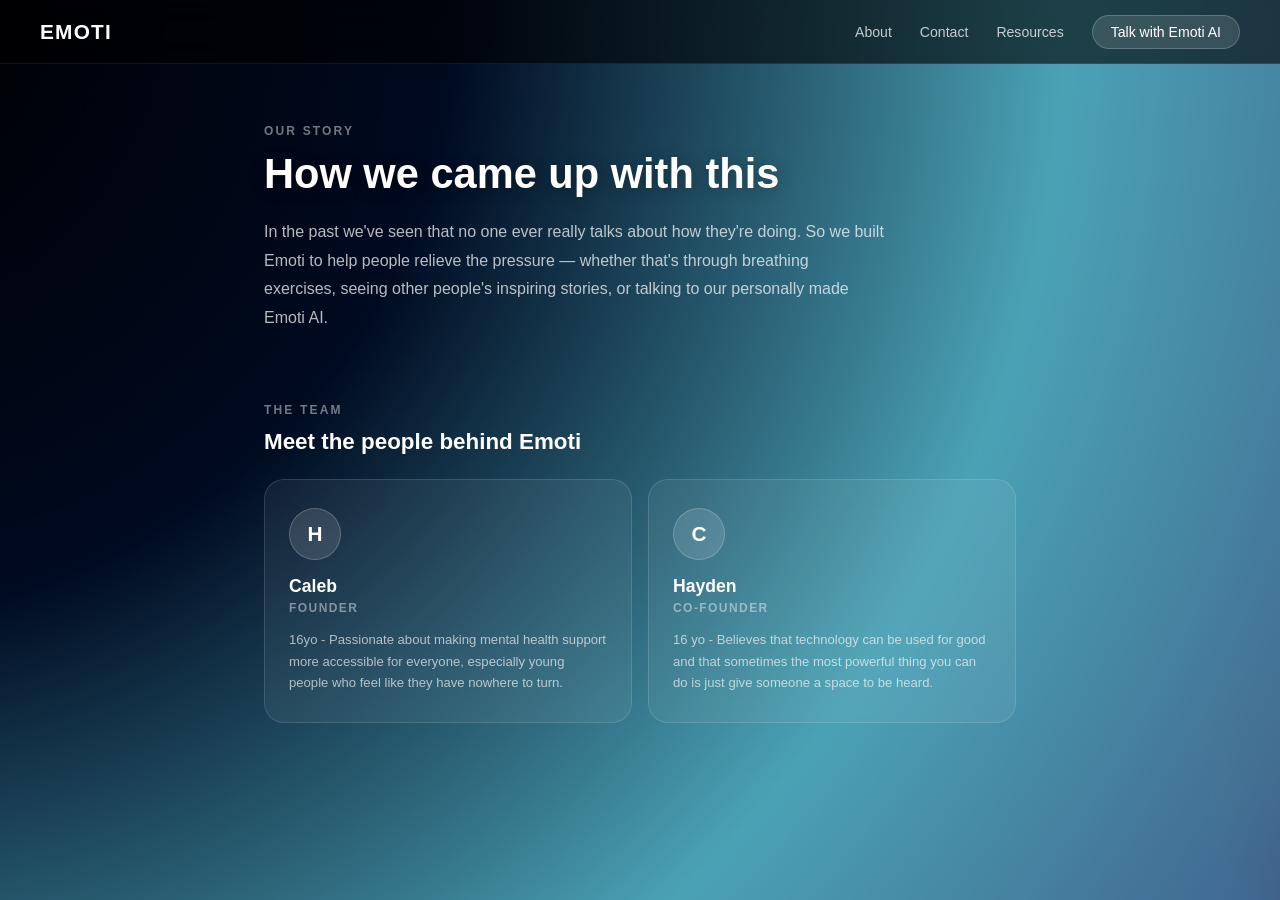
<file: about.html>
<!DOCTYPE html>
<html lang="en">
<head>
    <meta charset="UTF-8">
    <meta name="viewport" content="width=device-width, initial-scale=1.0">
    <link rel="stylesheet" href="about-style.css">
    <link rel="icon" type="image/x-icon" href="/logo.png">
    <title>Emoti — About</title>
</head>
<body>

    <nav class="navbar">
        <a href="main.html" class="nav-logo">EMOTI</a>      
        <div class="nav-links">
            <a href="about.html">About</a>
            <a href="contact.html">Contact</a>
            <a href="resources.html">Resources</a>
            <a href="emoti-ai.html" class="nav-cta">Talk with Emoti AI</a>
        </div>
    </nav>

    <div class="page">

        <section class="hero-section">
            <p class="eyebrow">Our story</p>
            <h1 class="hero-title">How we came up with this</h1>
            <p class="hero-body">In the past we've seen that no one ever really talks about how they're doing. So we built Emoti to help people relieve the pressure — whether that's through breathing exercises, seeing other people's inspiring stories, or talking to our personally made Emoti AI.</p>
        </section>

        <section class="team-section">
            <p class="eyebrow">The team</p>
            <h2 class="section-title">Meet the people behind Emoti</h2>
            <div class="team-grid">
                <div class="team-card">
                    <div class="avatar">H</div>
                    <div class="team-name">Caleb</div>
                    <div class="team-role">Founder</div>
                    <div class="team-bio">16yo - Passionate about making mental health support more accessible for everyone, especially young people who feel like they have nowhere to turn.</div>
                </div>
                <div class="team-card">
                    <div class="avatar">C</div>
                    <div class="team-name">Hayden</div>
                    <div class="team-role">Co-founder</div>
                    <div class="team-bio">16 yo - Believes that technology can be used for good and that sometimes the most powerful thing you can do is just give someone a space to be heard.</div>
                </div>
            </div>
        </section>

    </div>

</body>
</html>
</file>
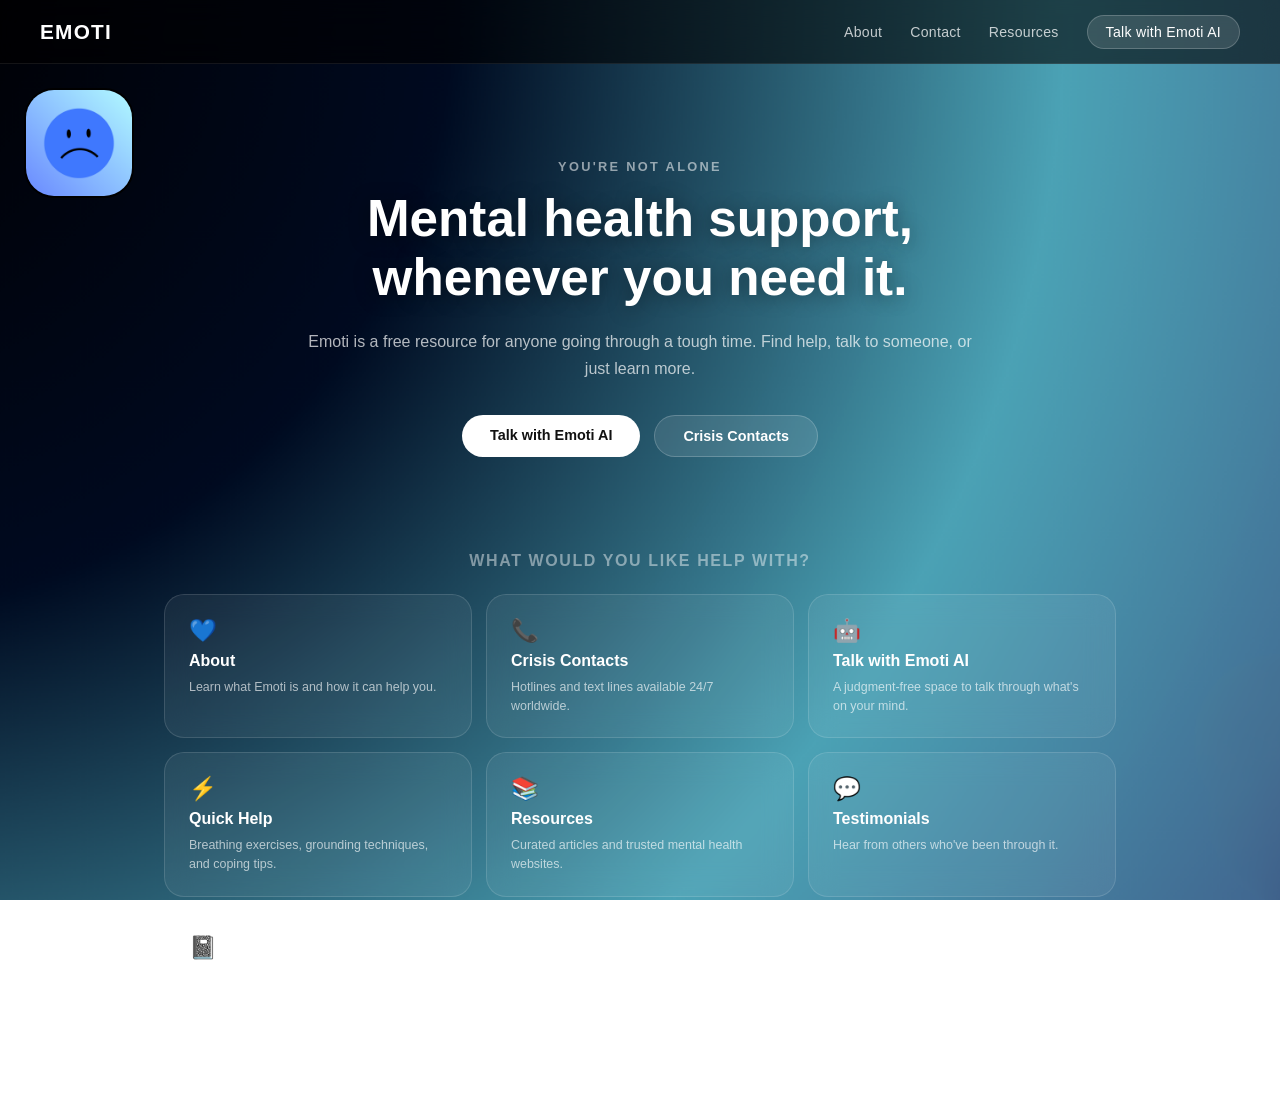
<file: main.html>
<!DOCTYPE html>
<html lang="en">
<head>
    <meta charset="UTF-8">
    <meta name="viewport" content="width=device-width, initial-scale=1.0">
    <link rel="stylesheet" href="main-style.css">
    <link rel="icon" type="image/x-icon" href="/logo.png">
    <title>Emoti</title>
</head>
<body>

    <nav class="navbar">
        <div class="nav-logo">Emoti</div>
        <div class="nav-links">
            <a href="about.html">About</a>
            <a href="contact.html">Contact</a>
            <a href="resources.html">Resources</a>
            <a href="emoti-ai.html" class="nav-cta">Talk with Emoti AI</a>
        </div>
    </nav>

    <section class="hero">
    <img src="logo.png" alt="Emoti" class="hero-logo">
    <div class="hero-content">
        <p class="hero-eyebrow">You're not alone</p>
        <h1 class="hero-title">Mental health support,<br>whenever you need it.</h1>
        <p class="hero-sub">Emoti is a free resource for anyone going through a tough time. Find help, talk to someone, or just learn more.</p>
        <div class="hero-actions">
            <a href="emoti-ai.html" class="btn-primary">Talk with Emoti AI</a>
            <a href="contact.html" class="btn-secondary">Crisis Contacts</a>
        </div>
    </div>
</section>

    <section class="cards-section">
        <h2 class="cards-heading">What would you like help with?</h2>
        <div class="cards-grid">
            <a href="about.html" class="card">
                <div class="card-icon">💙</div>
                <div class="card-title">About</div>
                <div class="card-desc">Learn what Emoti is and how it can help you.</div>
            </a>
            <a href="contact.html" class="card">
                <div class="card-icon">📞</div>
                <div class="card-title">Crisis Contacts</div>
                <div class="card-desc">Hotlines and text lines available 24/7 worldwide.</div>
            </a>
            <a href="emoti-ai.html" class="card">
                <div class="card-icon">🤖</div>
                <div class="card-title">Talk with Emoti AI</div>
                <div class="card-desc">A judgment-free space to talk through what's on your mind.</div>
            </a>
            <a href="Quick Help.html" class="card">
                <div class="card-icon">⚡</div>
                <div class="card-title">Quick Help</div>
                <div class="card-desc">Breathing exercises, grounding techniques, and coping tips.</div>
            </a>
            <a href="resources.html" class="card">
                <div class="card-icon">📚</div>
                <div class="card-title">Resources</div>
                <div class="card-desc">Curated articles and trusted mental health websites.</div>
            </a>
            <a href="testimonies.html" class="card">
                <div class="card-icon">💬</div>
                <div class="card-title">Testimonials</div>
                <div class="card-desc">Hear from others who've been through it.</div>
            <a href="Journal.html" class="card">
                <div class="card-icon">📓</div>
                <div class="card-title">Journal</div>
                <div class="card-desc">Write your thoughts.</div>
            </a>
        </div>
    </section>

</body>
</html>
</file>
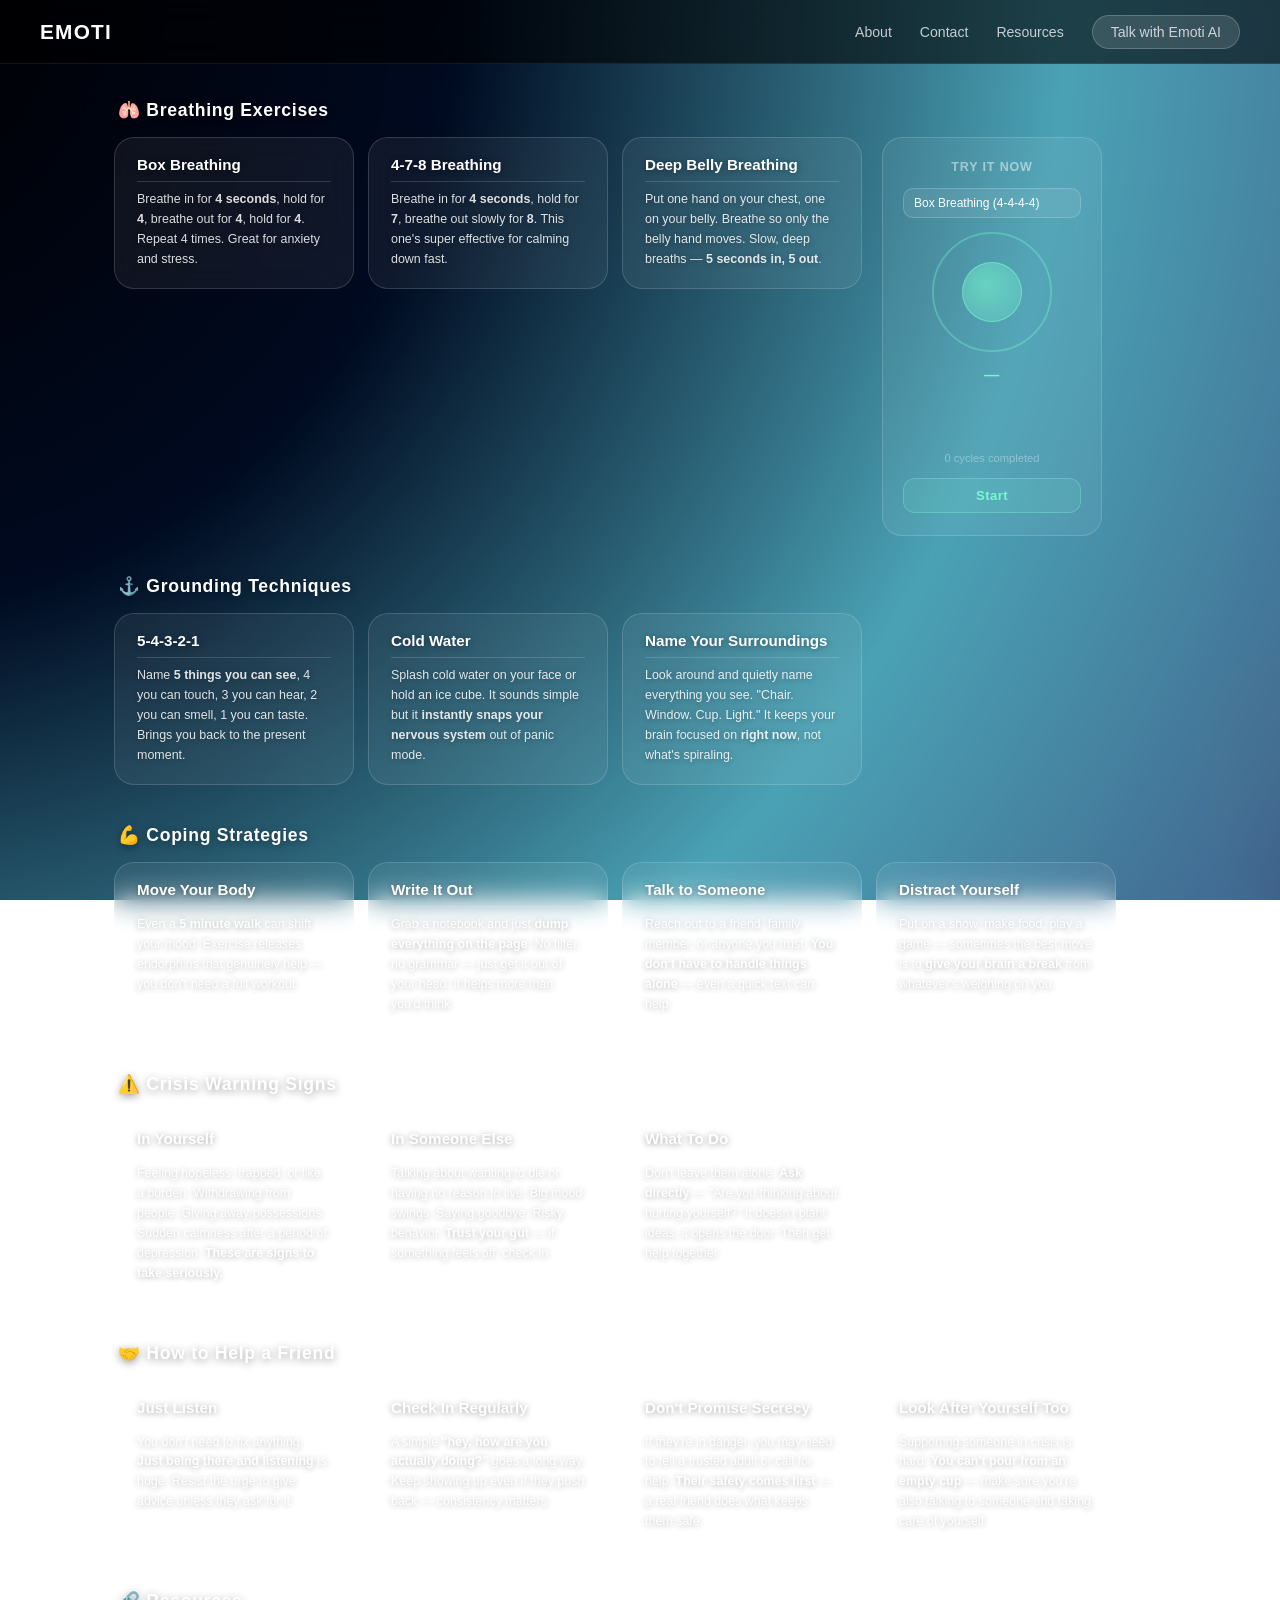
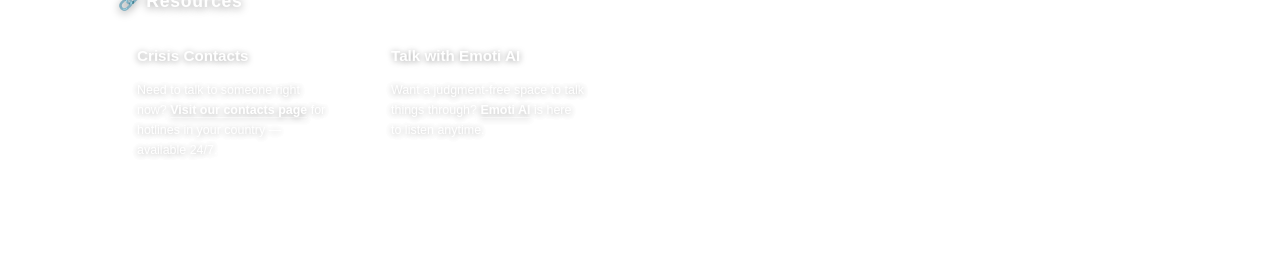
<file: Quick Help.html>
<!DOCTYPE html>
<html lang="en">
<head>
    <meta charset="UTF-8">
    <meta name="viewport" content="width=device-width, initial-scale=1.0">
    <link rel="icon" type="image/x-icon" href="/logo.png">
    <title>Emoti — Quick Help</title>
    <style>
        *, *::before, *::after { box-sizing: border-box; margin: 0; padding: 0; }

        html, body {
            min-height: 100%;
            font-family: 'Segoe UI', Roboto, Helvetica, Arial, sans-serif;
            background-image: url('background-home.png');
            background-size: cover;
            background-position: center;
            background-attachment: fixed;
            color: white;
        }

        .navbar {
            display: flex;
            align-items: center;
            justify-content: space-between;
            padding: 0 40px;
            height: 64px;
            background: rgba(0,0,0,0.6);
            backdrop-filter: blur(16px);
            -webkit-backdrop-filter: blur(16px);
            border-bottom: 1px solid rgba(255,255,255,0.08);
            position: sticky;
            top: 0;
            z-index: 100;
        }

        .nav-logo {
            font-size: 1.3rem;
            font-weight: 800;
            letter-spacing: 0.06em;
            text-transform: uppercase;
            color: white !important;
            text-decoration: none !important;
        }

        .nav-links {
            display: flex;
            align-items: center;
            gap: 28px;
        }

        .nav-links a {
            color: rgba(255,255,255,0.75) !important;
            text-decoration: none !important;
            font-size: 0.88rem;
            font-weight: 500;
            transition: color 0.2s;
        }

        .nav-links a:hover { color: white !important; }

        .nav-cta {
            background: rgba(255,255,255,0.12);
            border: 1px solid rgba(255,255,255,0.2);
            border-radius: 20px;
            padding: 8px 18px !important;
            color: white !important;
            transition: background 0.2s !important;
        }

        .nav-cta:hover { background: rgba(255,255,255,0.22) !important; }

        .page {
            padding: 36px 24px;
            max-width: 1100px;
            margin: 0 auto;
            width: 100%;
        }

        .section { margin-bottom: 40px; }

        .section-title {
            color: white;
            font-size: 1.1rem;
            font-weight: 700;
            letter-spacing: 0.04em;
            margin: 0 0 16px 4px;
            text-shadow: 0 2px 8px rgba(0,0,0,0.4);
        }

        .cards {
            display: flex;
            flex-wrap: wrap;
            gap: 14px;
        }

        .card {
            display: flex;
            flex-direction: column;
            width: 240px;
            padding: 18px 22px;
            background: rgba(255,255,255,0.06);
            backdrop-filter: blur(14px);
            -webkit-backdrop-filter: blur(14px);
            border-radius: 20px;
            border: 1px solid rgba(255,255,255,0.15);
            color: white;
            text-shadow: 0 1px 6px rgba(0,0,0,0.4);
            transition: background 0.2s ease, border 0.2s ease;
        }

        .card:hover {
            background: rgba(255,255,255,0.11);
            border: 1px solid rgba(255,255,255,0.28);
        }

        .card-title {
            font-size: 0.95rem;
            font-weight: 700;
            margin-bottom: 8px;
            padding-bottom: 8px;
            border-bottom: 1px solid rgba(255,255,255,0.15);
        }

        .card-body {
            font-size: 0.78rem;
            font-weight: 400;
            line-height: 1.6;
            opacity: 0.85;
        }

        .card-body strong { font-weight: 700; opacity: 1; }

        .card-body a {
            color: white !important;
            text-decoration: underline;
            text-underline-offset: 3px;
        }

        a { color: inherit; text-decoration: none; }

        /* BREATHING SECTION LAYOUT */
        .breathing-section {
            display: flex;
            align-items: flex-start;
            gap: 20px;
            flex-wrap: wrap;
        }

        .breathing-cards {
            display: flex;
            flex-wrap: wrap;
            gap: 14px;
        }

        /* BREATHING ANIMATOR */
        .breath-widget {
            background: rgba(255,255,255,0.06);
            backdrop-filter: blur(14px);
            -webkit-backdrop-filter: blur(14px);
            border-radius: 20px;
            border: 1px solid rgba(255,255,255,0.15);
            padding: 22px 20px;
            width: 220px;
            flex-shrink: 0;
            display: flex;
            flex-direction: column;
            align-items: center;
            gap: 14px;
        }

        .breath-widget-title {
            font-size: 0.78rem;
            font-weight: 700;
            letter-spacing: 0.07em;
            text-transform: uppercase;
            color: rgba(255,255,255,0.5);
            text-align: center;
        }

        .breath-select-row {
            display: flex;
            flex-direction: column;
            gap: 6px;
            width: 100%;
        }

        .breath-select {
            width: 100%;
            background: rgba(255,255,255,0.08);
            border: 1px solid rgba(255,255,255,0.18);
            border-radius: 10px;
            color: white;
            font-family: inherit;
            font-size: 0.75rem;
            padding: 7px 10px;
            cursor: pointer;
            outline: none;
            appearance: none;
            -webkit-appearance: none;
        }

        .breath-select option { background: #1a2f3a; color: white; }

        .circle-wrap {
            position: relative;
            width: 120px;
            height: 120px;
            display: flex;
            align-items: center;
            justify-content: center;
        }

        .breath-ring {
            position: absolute;
            inset: 0;
            border-radius: 50%;
            border: 2px solid rgba(125,255,210,0.25);
        }

        .breath-circle {
            width: 60px;
            height: 60px;
            border-radius: 50%;
            background: radial-gradient(circle at 38% 38%, rgba(125,255,210,0.55), rgba(125,255,210,0.18));
            border: 1.5px solid rgba(125,255,210,0.5);
            display: flex;
            align-items: center;
            justify-content: center;
            transition: transform 0.1s linear;
        }

        /* Ripple rings */
        .ripple {
            position: absolute;
            inset: 0;
            border-radius: 50%;
            border: 1.5px solid rgba(125,255,210,0.15);
            animation: none;
        }

        @keyframes rippleOut {
            0% { transform: scale(1); opacity: 0.5; }
            100% { transform: scale(1.6); opacity: 0; }
        }

        .breath-phase {
            font-size: 0.95rem;
            font-weight: 700;
            color: rgba(125,255,210,0.9);
            letter-spacing: 0.04em;
            min-height: 22px;
            text-align: center;
        }

        .breath-count {
            font-size: 1.6rem;
            font-weight: 700;
            color: white;
            min-height: 36px;
            text-align: center;
            line-height: 1;
        }

        .breath-btn {
            width: 100%;
            padding: 9px 0;
            border-radius: 12px;
            border: 1px solid rgba(125,255,210,0.3);
            background: rgba(125,255,210,0.1);
            color: rgba(125,255,210,0.9);
            font-family: inherit;
            font-size: 0.82rem;
            font-weight: 600;
            cursor: pointer;
            transition: background 0.2s;
            letter-spacing: 0.03em;
        }

        .breath-btn:hover { background: rgba(125,255,210,0.2); }
        .breath-btn.stop { background: rgba(255,255,255,0.06); color: rgba(255,255,255,0.5); border-color: rgba(255,255,255,0.15); }
        .breath-btn.stop:hover { background: rgba(255,255,255,0.12); }

        .cycles-label {
            font-size: 0.7rem;
            color: rgba(255,255,255,0.35);
            text-align: center;
        }
    </style>
</head>
<body>

    <nav class="navbar">
        <a href="main.html" class="nav-logo">EMOTI</a>
        <div class="nav-links">
            <a href="about.html">About</a>
            <a href="contact.html">Contact</a>
            <a href="resources.html">Resources</a>
            <a href="emoti-ai.html" class="nav-cta">Talk with Emoti AI</a>
        </div>
    </nav>

    <div class="page">

        <section class="section">
            <h2 class="section-title">🫁 Breathing Exercises</h2>
            <div class="breathing-section">
                <div class="breathing-cards">
                    <div class="card">
                        <div class="card-title">Box Breathing</div>
                        <div class="card-body">Breathe in for <strong>4 seconds</strong>, hold for <strong>4</strong>, breathe out for <strong>4</strong>, hold for <strong>4</strong>. Repeat 4 times. Great for anxiety and stress.</div>
                    </div>
                    <div class="card">
                        <div class="card-title">4-7-8 Breathing</div>
                        <div class="card-body">Breathe in for <strong>4 seconds</strong>, hold for <strong>7</strong>, breathe out slowly for <strong>8</strong>. This one's super effective for calming down fast.</div>
                    </div>
                    <div class="card">
                        <div class="card-title">Deep Belly Breathing</div>
                        <div class="card-body">Put one hand on your chest, one on your belly. Breathe so only the belly hand moves. Slow, deep breaths — <strong>5 seconds in, 5 out</strong>.</div>
                    </div>
                </div>

                <!-- BREATHING ANIMATOR -->
                <div class="breath-widget">
                    <div class="breath-widget-title">Try it now</div>

                    <div class="breath-select-row">
                        <select class="breath-select" id="breathMode" onchange="resetBreath()">
                            <option value="box">Box Breathing (4-4-4-4)</option>
                            <option value="478">4-7-8 Breathing</option>
                            <option value="belly">Deep Belly (5-5)</option>
                        </select>
                    </div>

                    <div class="circle-wrap">
                        <div class="breath-ring"></div>
                        <div class="ripple" id="ripple"></div>
                        <div class="breath-circle" id="breathCircle"></div>
                    </div>

                    <div class="breath-phase" id="breathPhase">—</div>
                    <div class="breath-count" id="breathCount"></div>
                    <div class="cycles-label" id="cyclesLabel">0 cycles completed</div>

                    <button class="breath-btn" id="breathBtn" onclick="toggleBreath()">Start</button>
                </div>
            </div>
        </section>

        <section class="section">
            <h2 class="section-title">⚓ Grounding Techniques</h2>
            <div class="cards">
                <div class="card">
                    <div class="card-title">5-4-3-2-1</div>
                    <div class="card-body">Name <strong>5 things you can see</strong>, 4 you can touch, 3 you can hear, 2 you can smell, 1 you can taste. Brings you back to the present moment.</div>
                </div>
                <div class="card">
                    <div class="card-title">Cold Water</div>
                    <div class="card-body">Splash cold water on your face or hold an ice cube. It sounds simple but it <strong>instantly snaps your nervous system</strong> out of panic mode.</div>
                </div>
                <div class="card">
                    <div class="card-title">Name Your Surroundings</div>
                    <div class="card-body">Look around and quietly name everything you see. "Chair. Window. Cup. Light." It keeps your brain focused on <strong>right now</strong>, not what's spiraling.</div>
                </div>
            </div>
        </section>

        <section class="section">
            <h2 class="section-title">💪 Coping Strategies</h2>
            <div class="cards">
                <div class="card">
                    <div class="card-title">Move Your Body</div>
                    <div class="card-body">Even a <strong>5 minute walk</strong> can shift your mood. Exercise releases endorphins that genuinely help — you don't need a full workout.</div>
                </div>
                <div class="card">
                    <div class="card-title">Write It Out</div>
                    <div class="card-body">Grab a notebook and just <strong>dump everything on the page</strong>. No filter, no grammar — just get it out of your head. It helps more than you'd think.</div>
                </div>
                <div class="card">
                    <div class="card-title">Talk to Someone</div>
                    <div class="card-body">Reach out to a friend, family member, or anyone you trust. <strong>You don't have to handle things alone</strong> — even a quick text can help.</div>
                </div>
                <div class="card">
                    <div class="card-title">Distract Yourself</div>
                    <div class="card-body">Put on a show, make food, play a game — sometimes the best move is to <strong>give your brain a break</strong> from whatever's weighing on you.</div>
                </div>
            </div>
        </section>

        <section class="section">
            <h2 class="section-title">⚠️ Crisis Warning Signs</h2>
            <div class="cards">
                <div class="card">
                    <div class="card-title">In Yourself</div>
                    <div class="card-body">Feeling hopeless, trapped, or like a burden. Withdrawing from people. Giving away possessions. Sudden calmness after a period of depression. <strong>These are signs to take seriously.</strong></div>
                </div>
                <div class="card">
                    <div class="card-title">In Someone Else</div>
                    <div class="card-body">Talking about wanting to die or having no reason to live. Big mood swings. Saying goodbye. Risky behavior. <strong>Trust your gut</strong> — if something feels off, check in.</div>
                </div>
                <div class="card">
                    <div class="card-title">What To Do</div>
                    <div class="card-body">Don't leave them alone. <strong>Ask directly</strong> — "Are you thinking about hurting yourself?" It doesn't plant ideas, it opens the door. Then get help together.</div>
                </div>
            </div>
        </section>

        <section class="section">
            <h2 class="section-title">🤝 How to Help a Friend</h2>
            <div class="cards">
                <div class="card">
                    <div class="card-title">Just Listen</div>
                    <div class="card-body">You don't need to fix anything. <strong>Just being there and listening</strong> is huge. Resist the urge to give advice unless they ask for it.</div>
                </div>
                <div class="card">
                    <div class="card-title">Check In Regularly</div>
                    <div class="card-body">A simple <strong>"hey, how are you actually doing?"</strong> goes a long way. Keep showing up even if they push back — consistency matters.</div>
                </div>
                <div class="card">
                    <div class="card-title">Don't Promise Secrecy</div>
                    <div class="card-body">If they're in danger, you may need to tell a trusted adult or call for help. <strong>Their safety comes first</strong> — a real friend does what keeps them safe.</div>
                </div>
                <div class="card">
                    <div class="card-title">Look After Yourself Too</div>
                    <div class="card-body">Supporting someone in crisis is hard. <strong>You can't pour from an empty cup</strong> — make sure you're also talking to someone and taking care of yourself.</div>
                </div>
            </div>
        </section>

        <section class="section">
            <h2 class="section-title">🔗 Resources</h2>
            <div class="cards">
                <div class="card">
                    <div class="card-title">Crisis Contacts</div>
                    <div class="card-body">Need to talk to someone right now? <a href="contact.html"><strong>Visit our contacts page</strong></a> for hotlines in your country — available 24/7.</div>
                </div>
                <div class="card">
                    <div class="card-title">Talk with Emoti AI</div>
                    <div class="card-body">Want a judgment-free space to talk things through? <a href="emoti-ai.html"><strong>Emoti AI</strong></a> is here to listen anytime.</div>
                </div>
            </div>
        </section>

    </div>

    <script>
        const MODES = {
            box:   { phases: ['Breathe in', 'Hold', 'Breathe out', 'Hold'], durations: [4, 4, 4, 4] },
            '478': { phases: ['Breathe in', 'Hold', 'Breathe out'], durations: [4, 7, 8] },
            belly: { phases: ['Breathe in', 'Breathe out'], durations: [5, 5] }
        };

        let running = false;
        let timer = null;
        let phaseIndex = 0;
        let secondLeft = 0;
        let cycles = 0;
        let animFrame = null;
        let scaleTarget = 1;
        let scaleCurrent = 1;

        const circle = document.getElementById('breathCircle');
        const phaseEl = document.getElementById('breathPhase');
        const countEl = document.getElementById('breathCount');
        const btn = document.getElementById('breathBtn');
        const cyclesEl = document.getElementById('cyclesLabel');
        const ripple = document.getElementById('ripple');

        function getMode() { return MODES[document.getElementById('breathMode').value]; }

        function resetBreath() {
            stopBreath();
            phaseEl.textContent = '—';
            countEl.textContent = '';
            cycles = 0;
            cyclesEl.textContent = '0 cycles completed';
            scaleCurrent = 1;
            circle.style.transform = 'scale(1)';
        }

        function toggleBreath() {
            if (running) { stopBreath(); }
            else { startBreath(); }
        }

        function startBreath() {
            running = true;
            btn.textContent = 'Stop';
            btn.classList.add('stop');
            phaseIndex = 0;
            cycles = 0;
            cyclesEl.textContent = '0 cycles completed';
            beginPhase();
            animateCircle();
        }

        function stopBreath() {
            running = false;
            clearTimeout(timer);
            cancelAnimationFrame(animFrame);
            btn.textContent = 'Start';
            btn.classList.remove('stop');
            phaseEl.textContent = '—';
            countEl.textContent = '';
            scaleTarget = 1;
        }

        function beginPhase() {
            if (!running) return;
            const mode = getMode();
            const phase = mode.phases[phaseIndex];
            const dur = mode.durations[phaseIndex];

            phaseEl.textContent = phase;
            secondLeft = dur;
            countEl.textContent = secondLeft;

            // Scale: breathe in / hold-after-in → expand; breathe out / hold-after-out → shrink
            const isIn = phase === 'Breathe in' || (phase === 'Hold' && phaseIndex === 1 && mode.phases[0] === 'Breathe in');
            scaleTarget = isIn ? 1.65 : 0.7;

            if (phase === 'Breathe in') {
                ripple.style.animation = 'none';
                void ripple.offsetWidth;
                ripple.style.animation = `rippleOut ${dur}s linear`;
            } else {
                ripple.style.animation = 'none';
            }

            tickCountdown(dur);
        }

        function tickCountdown(total) {
            if (!running) return;
            const interval = setInterval(() => {
                if (!running) { clearInterval(interval); return; }
                secondLeft--;
                countEl.textContent = secondLeft > 0 ? secondLeft : '';
                if (secondLeft <= 0) {
                    clearInterval(interval);
                    nextPhase();
                }
            }, 1000);
        }

        function nextPhase() {
            if (!running) return;
            const mode = getMode();
            phaseIndex++;
            if (phaseIndex >= mode.phases.length) {
                phaseIndex = 0;
                cycles++;
                cyclesEl.textContent = cycles + ' cycle' + (cycles !== 1 ? 's' : '') + ' completed';
            }
            beginPhase();
        }

        function animateCircle() {
            scaleCurrent += (scaleTarget - scaleCurrent) * 0.04;
            circle.style.transform = `scale(${scaleCurrent})`;
            animFrame = requestAnimationFrame(animateCircle);
        }
    </script>
</body>
</html>
</file>
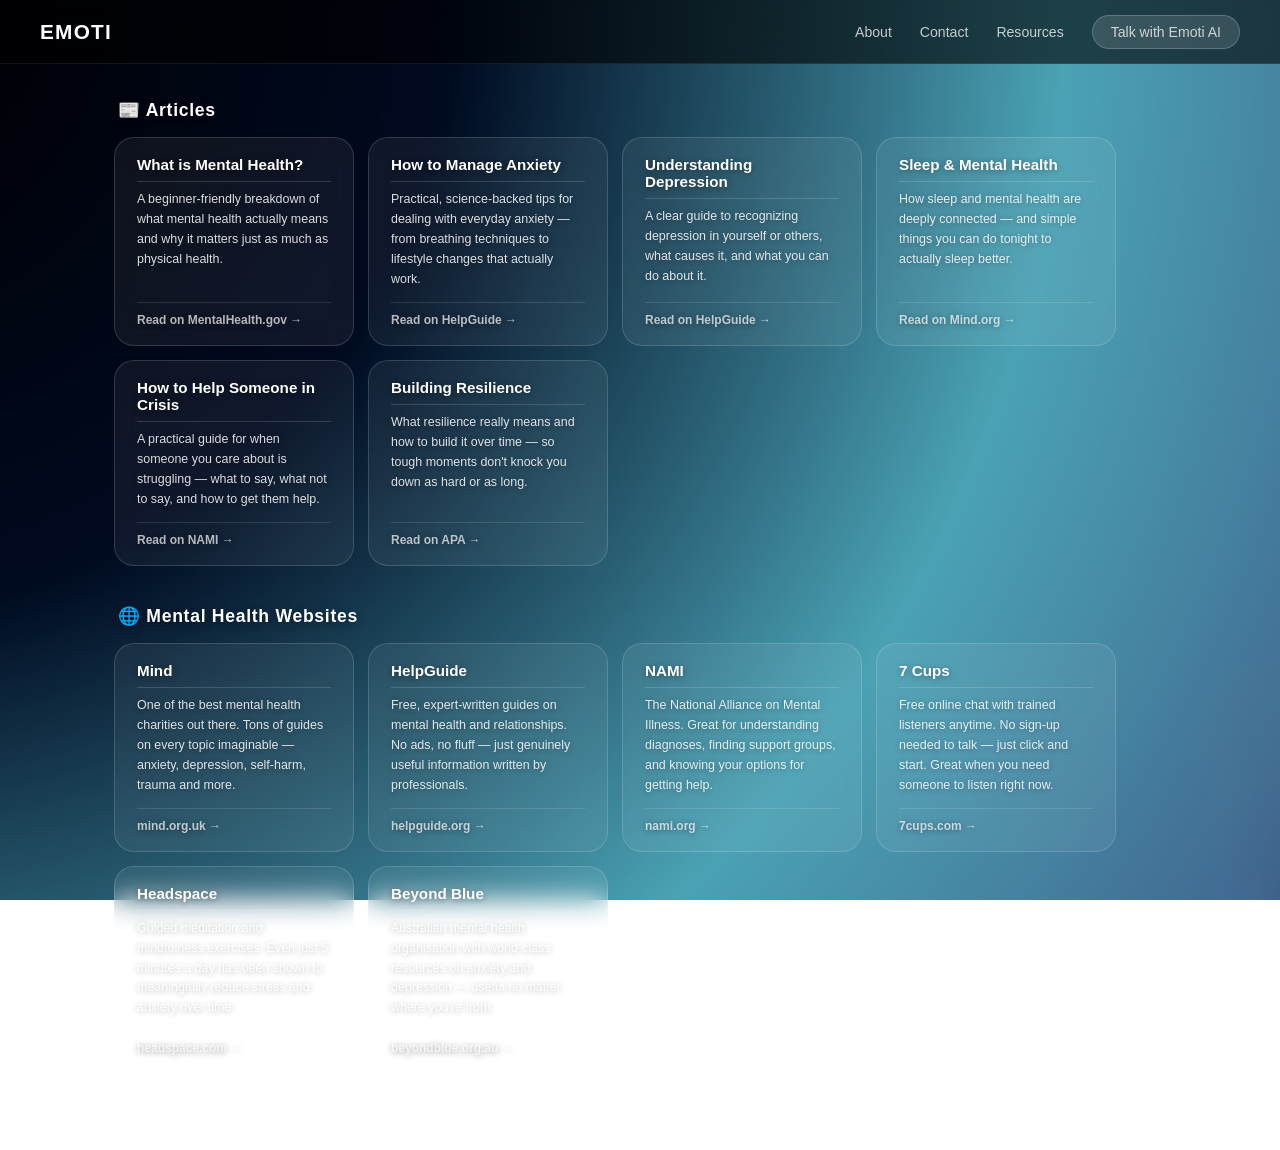
<file: resources.html>
<!DOCTYPE html>
<html lang="en">
<head>
    <meta charset="UTF-8">
    <meta name="viewport" content="width=device-width, initial-scale=1.0">
    <link rel="stylesheet" href="resources-style.css">
    <link rel="icon" type="image/x-icon" href="/logo.png">
    <title>Emoti — Resources</title>
</head>
<body>

    <nav class="navbar">
        <a href="main.html" class="nav-logo">EMOTI</a>
        <div class="nav-links">
            <a href="about.html">About</a>
            <a href="contact.html">Contact</a>
            <a href="resources.html">Resources</a>
            <a href="emoti-ai.html" class="nav-cta">Talk with Emoti AI</a>
        </div>
    </nav>

    <div class="page">

        <section class="section">
            <h2 class="section-title">📰 Articles</h2>
            <div class="cards">
                <div class="card">
                    <div class="card-title">What is Mental Health?</div>
                    <div class="card-body">A beginner-friendly breakdown of what mental health actually means and why it matters just as much as physical health.</div>
                    <a href="https://www.mentalhealth.gov/basics/what-is-mental-health" target="_blank" class="card-link">Read on MentalHealth.gov →</a>
                </div>
                <div class="card">
                    <div class="card-title">How to Manage Anxiety</div>
                    <div class="card-body">Practical, science-backed tips for dealing with everyday anxiety — from breathing techniques to lifestyle changes that actually work.</div>
                    <a href="https://www.helpguide.org/articles/anxiety/anxiety-disorders-and-anxiety-attacks.htm" target="_blank" class="card-link">Read on HelpGuide →</a>
                </div>
                <div class="card">
                    <div class="card-title">Understanding Depression</div>
                    <div class="card-body">A clear guide to recognizing depression in yourself or others, what causes it, and what you can do about it.</div>
                    <a href="https://www.helpguide.org/articles/depression/depression-symptoms-and-warning-signs.htm" target="_blank" class="card-link">Read on HelpGuide →</a>
                </div>
                <div class="card">
                    <div class="card-title">Sleep & Mental Health</div>
                    <div class="card-body">How sleep and mental health are deeply connected — and simple things you can do tonight to actually sleep better.</div>
                    <a href="https://www.mind.org.uk/information-support/types-of-mental-health-problems/sleep-problems/" target="_blank" class="card-link">Read on Mind.org →</a>
                </div>
                <div class="card">
                    <div class="card-title">How to Help Someone in Crisis</div>
                    <div class="card-body">A practical guide for when someone you care about is struggling — what to say, what not to say, and how to get them help.</div>
                    <a href="https://www.nami.org/Your-Journey/Family-Members-and-Caregivers/Helping-Someone-in-Crisis" target="_blank" class="card-link">Read on NAMI →</a>
                </div>
                <div class="card">
                    <div class="card-title">Building Resilience</div>
                    <div class="card-body">What resilience really means and how to build it over time — so tough moments don't knock you down as hard or as long.</div>
                    <a href="https://www.apa.org/topics/resilience/building-your-resilience" target="_blank" class="card-link">Read on APA →</a>
                </div>
            </div>
        </section>

        <section class="section">
            <h2 class="section-title">🌐 Mental Health Websites</h2>
            <div class="cards">
                <div class="card">
                    <div class="card-title">Mind</div>
                    <div class="card-body">One of the best mental health charities out there. Tons of guides on every topic imaginable — anxiety, depression, self-harm, trauma and more.</div>
                    <a href="https://www.mind.org.uk" target="_blank" class="card-link">mind.org.uk →</a>
                </div>
                <div class="card">
                    <div class="card-title">HelpGuide</div>
                    <div class="card-body">Free, expert-written guides on mental health and relationships. No ads, no fluff — just genuinely useful information written by professionals.</div>
                    <a href="https://www.helpguide.org" target="_blank" class="card-link">helpguide.org →</a>
                </div>
                <div class="card">
                    <div class="card-title">NAMI</div>
                    <div class="card-body">The National Alliance on Mental Illness. Great for understanding diagnoses, finding support groups, and knowing your options for getting help.</div>
                    <a href="https://www.nami.org" target="_blank" class="card-link">nami.org →</a>
                </div>
                <div class="card">
                    <div class="card-title">7 Cups</div>
                    <div class="card-body">Free online chat with trained listeners anytime. No sign-up needed to talk — just click and start. Great when you need someone to listen right now.</div>
                    <a href="https://www.7cups.com" target="_blank" class="card-link">7cups.com →</a>
                </div>
                <div class="card">
                    <div class="card-title">Headspace</div>
                    <div class="card-body">Guided meditation and mindfulness exercises. Even just 5 minutes a day has been shown to meaningfully reduce stress and anxiety over time.</div>
                    <a href="https://www.headspace.com" target="_blank" class="card-link">headspace.com →</a>
                </div>
                <div class="card">
                    <div class="card-title">Beyond Blue</div>
                    <div class="card-body">Australian mental health organisation with world-class resources on anxiety and depression — useful no matter where you're from.</div>
                    <a href="https://www.beyondblue.org.au" target="_blank" class="card-link">beyondblue.org.au →</a>
                </div>
            </div>
        </section>

    </div>
</body>
</html>
</file>
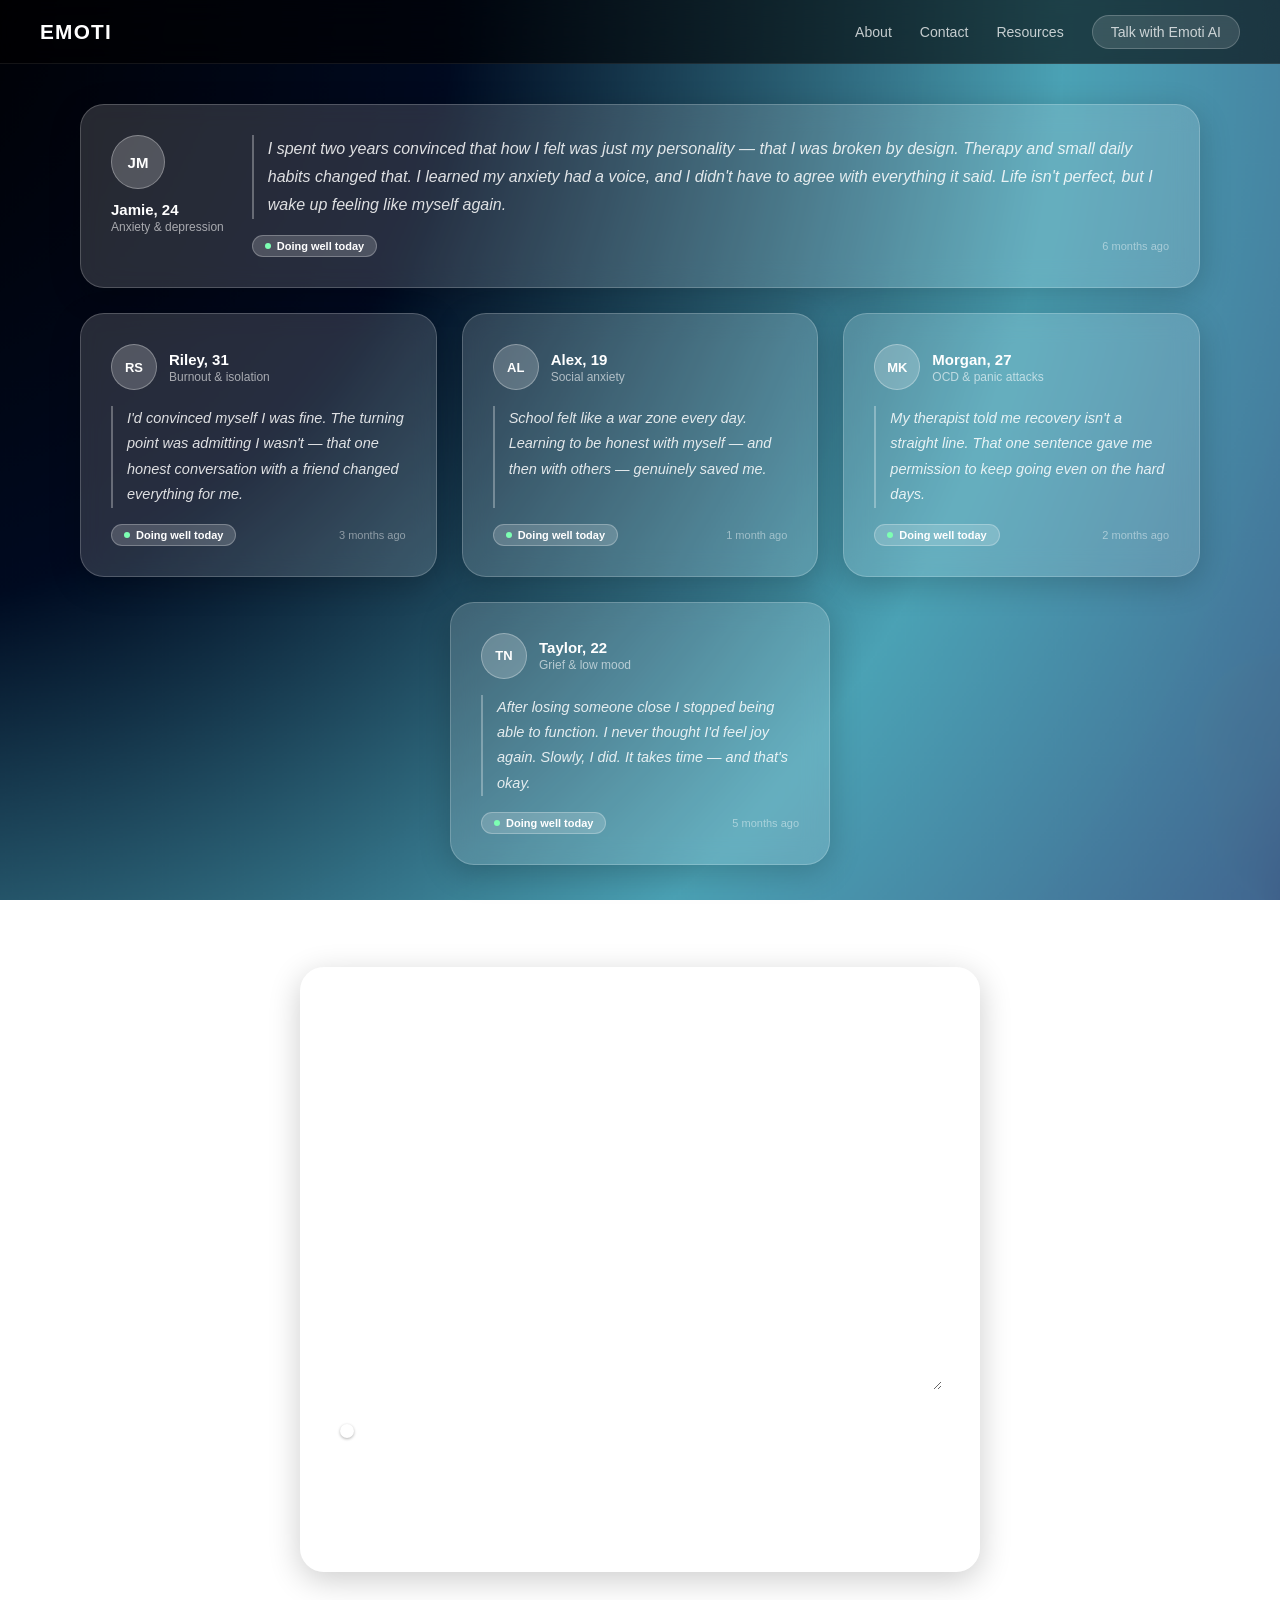
<file: testimonies.html>
<!DOCTYPE html>
<html lang="en">
<head>
    <meta charset="UTF-8">
    <meta name="viewport" content="width=device-width, initial-scale=1.0">
    <link rel="stylesheet" href="testimonies-style.css">
    <link rel="icon" type="image/x-icon" href="/logo.png">
    <title>Emoti</title>
</head>
<body>
    <nav class="navbar">
    <a href="main.html" class="nav-logo">EMOTI</a>
    <div class="nav-links">
        <a href="about.html">About</a>
        <a href="contact.html">Contact</a>
        <a href="resources.html">Resources</a>
        <a href="emoti-ai.html" class="nav-cta">Talk with Emoti AI</a>
    </div>
</nav>
 
    <div class="stories-section">
 
        <!-- TESTIMONIALS -->
        <div class="testimonials-grid">
 
            <!-- Featured -->
            <div class="t-card t-card-featured">
                <div class="t-top">
                    <div class="avatar">JM</div>
                    <div>
                        <div class="t-name">Jamie, 24</div>
                        <div class="t-condition">Anxiety &amp; depression</div>
                    </div>
                </div>
                <div class="t-body">
                    <blockquote class="t-quote">I spent two years convinced that how I felt was just my personality — that I was broken by design. Therapy and small daily habits changed that. I learned my anxiety had a voice, and I didn't have to agree with everything it said. Life isn't perfect, but I wake up feeling like myself again.</blockquote>
                    <div class="t-footer">
                        <span class="t-badge"><span class="t-badge-dot"></span>Doing well today</span>
                        <span class="t-time">6 months ago</span>
                    </div>
                </div>
            </div>
 
            <div class="t-card">
                <div class="t-top">
                    <div class="avatar">RS</div>
                    <div>
                        <div class="t-name">Riley, 31</div>
                        <div class="t-condition">Burnout &amp; isolation</div>
                    </div>
                </div>
                <blockquote class="t-quote">I'd convinced myself I was fine. The turning point was admitting I wasn't — that one honest conversation with a friend changed everything for me.</blockquote>
                <div class="t-footer">
                    <span class="t-badge"><span class="t-badge-dot"></span>Doing well today</span>
                    <span class="t-time">3 months ago</span>
                </div>
            </div>
 
            <div class="t-card">
                <div class="t-top">
                    <div class="avatar">AL</div>
                    <div>
                        <div class="t-name">Alex, 19</div>
                        <div class="t-condition">Social anxiety</div>
                    </div>
                </div>
                <blockquote class="t-quote">School felt like a war zone every day. Learning to be honest with myself — and then with others — genuinely saved me.</blockquote>
                <div class="t-footer">
                    <span class="t-badge"><span class="t-badge-dot"></span>Doing well today</span>
                    <span class="t-time">1 month ago</span>
                </div>
            </div>
 
            <div class="t-card">
                <div class="t-top">
                    <div class="avatar">MK</div>
                    <div>
                        <div class="t-name">Morgan, 27</div>
                        <div class="t-condition">OCD &amp; panic attacks</div>
                    </div>
                </div>
                <blockquote class="t-quote">My therapist told me recovery isn't a straight line. That one sentence gave me permission to keep going even on the hard days.</blockquote>
                <div class="t-footer">
                    <span class="t-badge"><span class="t-badge-dot"></span>Doing well today</span>
                    <span class="t-time">2 months ago</span>
                </div>
            </div>
 
            <div class="t-card">
                <div class="t-top">
                    <div class="avatar">TN</div>
                    <div>
                        <div class="t-name">Taylor, 22</div>
                        <div class="t-condition">Grief &amp; low mood</div>
                    </div>
                </div>
                <blockquote class="t-quote">After losing someone close I stopped being able to function. I never thought I'd feel joy again. Slowly, I did. It takes time — and that's okay.</blockquote>
                <div class="t-footer">
                    <span class="t-badge"><span class="t-badge-dot"></span>Doing well today</span>
                    <span class="t-time">5 months ago</span>
                </div>
            </div>
 
        </div>
 
        <!-- DIVIDER -->
        <div class="divider">Share your story</div>
 
        <!-- FORM -->
        <div class="form-card">
            <div id="form-inner">
                <p class="form-heading">Your story matters</p>
                <p class="form-sub">If you've been through a hard time and come out the other side — even a little — your words could be exactly what someone else needs to read. All stories are reviewed before publishing.</p>
 
                <div class="row-2">
                    <div class="field">
                        <label for="fname">First name</label>
                        <input type="text" id="fname" placeholder="e.g. Jordan" maxlength="40">
                    </div>
                    <div class="field">
                        <label for="fage">Age <span class="optional">(optional)</span></label>
                        <input type="number" id="fage" placeholder="e.g. 23" min="13" max="99">
                    </div>
                </div>
 
                <div class="field">
                    <label for="ftopic">What did you experience?</label>
                    <select id="ftopic">
                        <option value="" disabled selected>Choose a topic…</option>
                        <option>Anxiety</option>
                        <option>Depression</option>
                        <option>Burnout</option>
                        <option>Social anxiety</option>
                        <option>OCD</option>
                        <option>Panic attacks</option>
                        <option>Grief &amp; loss</option>
                        <option>Trauma</option>
                        <option>Eating disorder</option>
                        <option>Other</option>
                    </select>
                </div>
                <p class="error-msg" id="err-topic">Please choose a topic.</p>
 
                <div class="field">
                    <label for="fstory">Your story</label>
                    <textarea id="fstory" placeholder="Share what you went through and what helped you turn things around…" maxlength="600"></textarea>
                </div>
                <p class="char-hint" id="char-hint">0 / 600</p>
                <p class="error-msg" id="err-story">Please write at least a sentence or two.</p>
 
                <div class="anon-row" onclick="toggleAnon()">
                    <div class="tog-track" id="tog">
                        <div class="tog-thumb"></div>
                    </div>
                    <span class="anon-label">Post anonymously (hide my name)</span>
                </div>
 
                <button class="btn-submit" onclick="submitStory()">Submit my story</button>
                <p class="form-note">Stories are reviewed within 48 hours. We never share personal details beyond what you include here.</p>
            </div>
 
            <div class="success-state" id="success">
                <div class="success-icon">🌱</div>
                <h3>Thank you for sharing</h3>
                <p>Your story will be reviewed and published within 48 hours.<br>It means more than you know.</p>
            </div>
        </div>
 
    </div>
 
    <script>
        // Scroll-reveal cards
        const cards = document.querySelectorAll('.t-card');
        const obs = new IntersectionObserver(entries => {
            entries.forEach((e, i) => {
                if (e.isIntersecting) {
                    setTimeout(() => e.target.classList.add('visible'), i * 90);
                    obs.unobserve(e.target);
                }
            });
        }, { threshold: 0.08 });
        cards.forEach(c => obs.observe(c));
 
        // Char counter
        document.getElementById('fstory').addEventListener('input', function () {
            const len = this.value.length;
            const hint = document.getElementById('char-hint');
            hint.textContent = len + ' / 600';
            hint.classList.toggle('warn', len > 500);
        });
 
        // Anon toggle
        let anon = false;
        function toggleAnon() {
            anon = !anon;
            document.getElementById('tog').classList.toggle('on', anon);
        }
 
        // Submit
        function submitStory() {
            const topic = document.getElementById('ftopic');
            const story = document.getElementById('fstory');
            let ok = true;
 
            document.getElementById('err-topic').style.display = 'none';
            document.getElementById('err-story').style.display = 'none';
            topic.classList.remove('error');
            story.classList.remove('error');
 
            if (!topic.value) {
                topic.classList.add('error');
                document.getElementById('err-topic').style.display = 'block';
                ok = false;
            }
            if (story.value.trim().length < 20) {
                story.classList.add('error');
                document.getElementById('err-story').style.display = 'block';
                ok = false;
            }
            if (!ok) return;
 
            // Plug in your backend here, e.g. Formspree:
            // fetch('https://formspree.io/f/YOUR_ID', {
            //   method: 'POST',
            //   headers: { 'Content-Type': 'application/json' },
            //   body: JSON.stringify({
            //     name:  anon ? 'Anonymous' : document.getElementById('fname').value,
            //     age:   document.getElementById('fage').value,
            //     topic: topic.value,
            //     story: story.value
            //   })
            // });
 
            document.getElementById('form-inner').style.display = 'none';
            document.getElementById('success').style.display = 'block';
        }
    </script>
</body>
</html>
</file>
<file: about-style.css>
*, *::before, *::after { box-sizing: border-box; margin: 0; padding: 0; }

html, body {
    min-height: 100%;
    font-family: 'Segoe UI', Roboto, Helvetica, Arial, sans-serif;
    background-image: url('background-home.png');
    background-size: cover;
    background-position: center;
    background-attachment: fixed;
    color: white;
}

.navbar {
    display: flex;
    align-items: center;
    justify-content: space-between;
    padding: 0 40px;
    height: 64px;
    background: rgba(0, 0, 0, 0.6);
    backdrop-filter: blur(16px);
    -webkit-backdrop-filter: blur(16px);
    border-bottom: 1px solid rgba(255,255,255,0.08);
    position: sticky;
    top: 0;
    z-index: 100;
}

.nav-logo-img {
    height: 38px;
    width: 38px;
    border-radius: 10px;
    border: 2px solid rgba(255,255,255,0.3);
    display: block;
}

.nav-links {
    display: flex;
    align-items: center;
    gap: 28px;
}

.nav-links a {
    color: rgba(255,255,255,0.75);
    text-decoration: none;
    font-size: 0.88rem;
    font-weight: 500;
    transition: color 0.2s;
}

.nav-links a:hover { color: white; }

.nav-cta {
    background: rgba(255,255,255,0.12);
    border: 1px solid rgba(255,255,255,0.2);
    border-radius: 20px;
    padding: 8px 18px !important;
    color: white !important;
    transition: background 0.2s !important;
}

.nav-cta:hover { background: rgba(255,255,255,0.22) !important; }

.page {
    max-width: 800px;
    margin: 0 auto;
    padding: 60px 24px;
    width: 100%;
}

.eyebrow {
    font-size: 0.75rem;
    font-weight: 600;
    letter-spacing: 0.18em;
    text-transform: uppercase;
    color: rgba(255,255,255,0.45);
    margin-bottom: 12px;
}

.hero-section {
    margin-bottom: 70px;
}

.hero-title {
    font-size: clamp(1.8rem, 4vw, 2.6rem);
    font-weight: 800;
    line-height: 1.15;
    margin-bottom: 20px;
    text-shadow: 0 2px 16px rgba(0,0,0,0.3);
}

.hero-body {
    font-size: 1rem;
    line-height: 1.8;
    color: rgba(255,255,255,0.72);
    max-width: 620px;
}

.team-section { }

.section-title {
    font-size: 1.4rem;
    font-weight: 700;
    margin-bottom: 24px;
}

.team-grid {
    display: grid;
    grid-template-columns: repeat(auto-fill, minmax(280px, 1fr));
    gap: 16px;
}

.team-card {
    background: rgba(255,255,255,0.06);
    backdrop-filter: blur(14px);
    -webkit-backdrop-filter: blur(14px);
    border: 1px solid rgba(255,255,255,0.13);
    border-radius: 20px;
    padding: 28px 24px;
    transition: background 0.2s, border 0.2s;
}

.team-card:hover {
    background: rgba(255,255,255,0.1);
    border-color: rgba(255,255,255,0.22);
}

.avatar {
    width: 52px;
    height: 52px;
    border-radius: 50%;
    background: rgba(255,255,255,0.12);
    border: 1px solid rgba(255,255,255,0.2);
    display: flex;
    align-items: center;
    justify-content: center;
    font-size: 1.3rem;
    font-weight: 700;
    margin-bottom: 16px;
}

.team-name {
    font-size: 1.1rem;
    font-weight: 700;
    margin-bottom: 4px;
}

.team-role {
    font-size: 0.75rem;
    font-weight: 600;
    letter-spacing: 0.12em;
    text-transform: uppercase;
    color: rgba(255,255,255,0.45);
    margin-bottom: 14px;
}
.nav-logo {
    font-size: 1.3rem;
    font-weight: 800;
    letter-spacing: 0.06em;
    text-transform: uppercase;
    color: white !important;
    text-decoration: none;
}
.team-bio {
    font-size: 0.82rem;
    line-height: 1.65;
    color: rgba(255,255,255,0.65);
}
</file>
<file: main-style.css>
*, *::before, *::after { box-sizing: border-box; margin: 0; padding: 0; }

html, body {
    min-height: 100%;
    font-family: 'Segoe UI', Roboto, Helvetica, Arial, sans-serif;
    background-image: url('background-home.png');
    background-size: cover;
    background-position: center;
    background-attachment: fixed;
    color: white;
}

/* NAVBAR */
.navbar {
    display: flex;
    align-items: center;
    justify-content: space-between;
    padding: 0 40px;
    height: 64px;
    background: rgba(0, 0, 0, 0.6);
    backdrop-filter: blur(16px);
    -webkit-backdrop-filter: blur(16px);
    border-bottom: 1px solid rgba(255,255,255,0.08);
    position: sticky;
    top: 0;
    z-index: 100;
}

.nav-logo {
    font-size: 1.3rem;
    font-weight: 800;
    letter-spacing: 0.06em;
    text-transform: uppercase;
    color: white;
}

.nav-links {
    display: flex;
    align-items: center;
    gap: 28px;
}

.nav-links a {
    color: rgba(255,255,255,0.75);
    text-decoration: none;
    font-size: 0.88rem;
    font-weight: 500;
    letter-spacing: 0.02em;
    transition: color 0.2s;
}

.nav-links a:hover { color: white; }

.nav-cta {
    background: rgba(255,255,255,0.12);
    border: 1px solid rgba(255,255,255,0.2);
    border-radius: 20px;
    padding: 8px 18px !important;
    color: white !important;
    transition: background 0.2s !important;
}

.nav-cta:hover {
    background: rgba(255,255,255,0.22) !important;
}

/* HERO */
.hero {
    display: flex;
    align-items: center;
    justify-content: center;
    min-height: 52vh;
    padding: 60px 24px 40px;
    text-align: center;
}

.hero-content {
    max-width: 680px;
}

.hero-eyebrow {
    font-size: 0.8rem;
    font-weight: 600;
    letter-spacing: 0.18em;
    text-transform: uppercase;
    color: rgba(255,255,255,0.55);
    margin-bottom: 16px;
}

.hero-title {
    font-size: clamp(2rem, 5vw, 3.2rem);
    font-weight: 800;
    line-height: 1.15;
    text-shadow: 0 2px 20px rgba(0,0,0,0.4);
    margin-bottom: 20px;
}

.hero-sub {
    font-size: 1rem;
    font-weight: 400;
    line-height: 1.7;
    color: rgba(255,255,255,0.7);
    margin-bottom: 32px;
}

.hero-actions {
    display: flex;
    gap: 14px;
    justify-content: center;
    flex-wrap: wrap;
}

.btn-primary {
    background: white;
    color: #111 !important;
    font-weight: 700;
    font-size: 0.9rem;
    padding: 12px 28px;
    border-radius: 30px;
    text-decoration: none;
    transition: opacity 0.2s;
}

.btn-primary:hover { opacity: 0.88; }

.btn-secondary {
    background: rgba(255,255,255,0.1);
    color: white !important;
    font-weight: 600;
    font-size: 0.9rem;
    padding: 12px 28px;
    border-radius: 30px;
    border: 1px solid rgba(255,255,255,0.2);
    text-decoration: none;
    transition: background 0.2s;
}

.btn-secondary:hover { background: rgba(255,255,255,0.18); }

/* CARDS */
.cards-section {
    padding: 20px 24px 60px;
    max-width: 1000px;
    margin: 0 auto;
    width: 100%;
}
.hero {
    position: relative;
    display: flex;
    align-items: center;
    justify-content: center;
    min-height: 52vh;
    padding: 60px 24px 40px;
    text-align: center;
}

.hero-logo {
    position: absolute;
    top: 24px;
    left: 24px;
    width: 110px;
    height: 110px;
    border-radius: 30px;
    border: 2px solid rgb(0, 0, 0);
    display: block;
}
.nav-logo-img {
    height: 70px;
    width: 70px;
    border-radius: 12px;
    border: 2px solid rgba(255, 255, 255, 0.35);
    display: block;
}
.cards-heading {
    text-align: center;
    font-size: 1rem;
    font-weight: 600;
    letter-spacing: 0.1em;
    text-transform: uppercase;
    color: rgba(255,255,255,0.45);
    margin-bottom: 24px;
}

.cards-grid {
    display: grid;
    grid-template-columns: repeat(auto-fill, minmax(240px, 1fr));
    gap: 14px;
}

.card {
    display: flex;
    flex-direction: column;
    gap: 8px;
    padding: 22px 24px;
    background: rgba(255,255,255,0.06);
    backdrop-filter: blur(14px);
    -webkit-backdrop-filter: blur(14px);
    border: 1px solid rgba(255,255,255,0.13);
    border-radius: 20px;
    text-decoration: none;
    color: white;
    transition: background 0.2s, border 0.2s, transform 0.2s;
}

.card:hover {
    background: rgba(255,255,255,0.12);
    border-color: rgba(255,255,255,0.25);
    transform: translateY(-3px);
}

.card-icon { font-size: 1.4rem; }

.card-title {
    font-size: 1rem;
    font-weight: 700;
}

.card-desc {
    font-size: 0.78rem;
    color: rgba(255,255,255,0.65);
    line-height: 1.5;
}
</file>
<file: resources-style.css>
*, *::before, *::after { box-sizing: border-box; margin: 0; padding: 0; }

html, body {
    min-height: 100%;
    font-family: 'Segoe UI', Roboto, Helvetica, Arial, sans-serif;
    background-image: url('background-home.png');
    background-size: cover;
    background-position: center;
    background-attachment: fixed;
    color: white;
}

.navbar {
    display: flex;
    align-items: center;
    justify-content: space-between;
    padding: 0 40px;
    height: 64px;
    background: rgba(0,0,0,0.6);
    backdrop-filter: blur(16px);
    -webkit-backdrop-filter: blur(16px);
    border-bottom: 1px solid rgba(255,255,255,0.08);
    position: sticky;
    top: 0;
    z-index: 100;
}

.nav-logo {
    font-size: 1.3rem;
    font-weight: 800;
    letter-spacing: 0.06em;
    text-transform: uppercase;
    color: white !important;
    text-decoration: none !important;
}

.nav-links {
    display: flex;
    align-items: center;
    gap: 28px;
}

.nav-links a {
    color: rgba(255,255,255,0.75) !important;
    text-decoration: none !important;
    font-size: 0.88rem;
    font-weight: 500;
    transition: color 0.2s;
}

.nav-links a:hover { color: white !important; }

.nav-cta {
    background: rgba(255,255,255,0.12);
    border: 1px solid rgba(255,255,255,0.2);
    border-radius: 20px;
    padding: 8px 18px !important;
    color: white !important;
    transition: background 0.2s !important;
}

.nav-cta:hover { background: rgba(255,255,255,0.22) !important; }

.page {
    padding: 36px 24px;
    max-width: 1100px;
    margin: 0 auto;
    width: 100%;
}

.section { margin-bottom: 40px; }

.section-title {
    color: white;
    font-size: 1.1rem;
    font-weight: 700;
    letter-spacing: 0.04em;
    margin: 0 0 16px 4px;
    text-shadow: 0 2px 8px rgba(0,0,0,0.4);
}

.cards {
    display: flex;
    flex-wrap: wrap;
    gap: 14px;
}

.card {
    display: flex;
    flex-direction: column;
    width: 240px;
    padding: 18px 22px;
    background: rgba(255,255,255,0.06);
    backdrop-filter: blur(14px);
    -webkit-backdrop-filter: blur(14px);
    border-radius: 20px;
    border: 1px solid rgba(255,255,255,0.15);
    color: white;
    text-shadow: 0 1px 6px rgba(0,0,0,0.4);
    transition: background 0.2s ease, border 0.2s ease;
}

.card:hover {
    background: rgba(255,255,255,0.11);
    border: 1px solid rgba(255,255,255,0.28);
}

.card-title {
    font-size: 0.95rem;
    font-weight: 700;
    margin-bottom: 8px;
    padding-bottom: 8px;
    border-bottom: 1px solid rgba(255,255,255,0.15);
}

.card-body {
    font-size: 0.78rem;
    font-weight: 400;
    line-height: 1.6;
    opacity: 0.85;
    flex: 1;
}

.card-link {
    display: inline-block;
    margin-top: 12px;
    font-size: 0.75rem;
    font-weight: 700;
    color: rgba(255,255,255,0.7) !important;
    text-decoration: none !important;
    border-top: 1px solid rgba(255,255,255,0.12);
    padding-top: 10px;
    transition: color 0.2s ease;
}

.card-link:hover { color: white !important; }

a { color: inherit; text-decoration: none; }
</file>
<file: testimonies-style.css>
*, *::before, *::after { box-sizing: border-box; margin: 0; padding: 0; }

html, body {
    min-height: 100%;
    margin: 0;
    font-family: 'Segoe UI', Roboto, Helvetica, Arial, sans-serif;
    background-image: url('background-home.png');
    background-size: cover;
    background-position: center;
    background-attachment: fixed;
    color: white;
}

/* NAVBAR */
.navbar {
    display: flex;
    align-items: center;
    justify-content: space-between;
    padding: 0 40px;
    height: 64px;
    background: rgba(0,0,0,0.6);
    backdrop-filter: blur(16px);
    -webkit-backdrop-filter: blur(16px);
    border-bottom: 1px solid rgba(255,255,255,0.08);
    position: sticky;
    top: 0;
    z-index: 100;
}

.nav-logo {
    font-size: 1.3rem;
    font-weight: 800;
    letter-spacing: 0.06em;
    text-transform: uppercase;
    color: white !important;
    text-decoration: none !important;
    display: inline !important;
    height: auto !important;
}

.nav-links {
    display: flex;
    align-items: center;
    gap: 28px;
}

.nav-links a {
    color: rgba(255,255,255,0.75) !important;
    text-decoration: none !important;
    font-size: 0.88rem;
    font-weight: 500;
    transition: color 0.2s;
    display: inline !important;
    height: auto !important;
}

.nav-links a:hover { color: white !important; }

.nav-cta {
    background: rgba(255,255,255,0.12);
    border: 1px solid rgba(255,255,255,0.2);
    border-radius: 20px;
    padding: 8px 18px !important;
    color: white !important;
    transition: background 0.2s !important;
    display: inline-block !important;
    height: auto !important;
}

.nav-cta:hover { background: rgba(255,255,255,0.22) !important; }

/* STORIES SECTION */
.stories-section {
    max-width: 1200px;
    margin: 0 auto;
    padding: 40px 40px 60px;
}

.testimonials-grid {
    display: flex;
    flex-wrap: wrap;
    gap: 25px;
    justify-content: center;
    margin-bottom: 50px;
}

/* CARDS */
.t-card {
    background: rgba(255,255,255,0.15);
    backdrop-filter: blur(12px);
    -webkit-backdrop-filter: blur(12px);
    border: 1px solid rgba(255,255,255,0.2);
    border-radius: 24px;
    padding: 30px;
    box-shadow: 0 8px 32px 0 rgba(0,0,0,0.2);
    flex: 1 1 280px;
    max-width: 380px;
    display: flex;
    flex-direction: column;
    gap: 16px;
    opacity: 0;
    transform: translateY(18px);
    transition: opacity 0.5s ease, transform 0.5s ease,
                background 0.3s cubic-bezier(0.4,0,0.2,1),
                box-shadow 0.3s cubic-bezier(0.4,0,0.2,1);
}

.t-card.visible {
    opacity: 1;
    transform: translateY(0);
}

.t-card:hover {
    background: rgba(255,255,255,0.25);
    box-shadow: 0 15px 45px rgba(0,0,0,0.3);
}

.t-card-featured {
    flex: 1 1 100%;
    max-width: 100%;
    flex-direction: row;
    align-items: flex-start;
    gap: 28px;
}

.t-card-featured .t-body {
    flex: 1;
    display: flex;
    flex-direction: column;
    gap: 16px;
}

.t-card-featured .t-top {
    flex-direction: column;
    align-items: flex-start;
}

.t-card-featured .avatar {
    width: 54px;
    height: 54px;
    font-size: 15px;
}

.t-card-featured .t-quote { font-size: 16px; }

@media (max-width: 620px) {
    .t-card-featured { flex-direction: column; }
}

.t-top {
    display: flex;
    align-items: center;
    gap: 12px;
    flex-shrink: 0;
}

.avatar {
    width: 46px;
    height: 46px;
    border-radius: 50%;
    background: rgba(255,255,255,0.2);
    border: 1px solid rgba(255,255,255,0.3);
    display: flex;
    align-items: center;
    justify-content: center;
    font-size: 13px;
    font-weight: 700;
    color: #fff;
    flex-shrink: 0;
}

.t-name {
    font-size: 15px;
    font-weight: 700;
    color: #fff;
}

.t-condition {
    font-size: 12px;
    color: rgba(255,255,255,0.6);
    margin-top: 2px;
}

.t-quote {
    font-size: 14.5px;
    font-style: italic;
    color: rgba(255,255,255,0.85);
    line-height: 1.75;
    padding-left: 14px;
    border-left: 2px solid rgba(255,255,255,0.3);
    flex: 1;
    margin: 0;
}

.t-footer {
    display: flex;
    align-items: center;
    justify-content: space-between;
    gap: 8px;
}

.t-badge {
    display: inline-flex;
    align-items: center;
    gap: 6px;
    font-size: 11px;
    font-weight: 600;
    color: #fff;
    background: rgba(255,255,255,0.18);
    border: 1px solid rgba(255,255,255,0.25);
    padding: 4px 12px;
    border-radius: 20px;
}

.t-badge-dot {
    width: 6px;
    height: 6px;
    border-radius: 50%;
    background: #7dffb3;
    flex-shrink: 0;
}

.t-time {
    font-size: 11px;
    color: rgba(255,255,255,0.45);
}

/* DIVIDER */
.divider {
    display: flex;
    align-items: center;
    gap: 16px;
    margin-bottom: 40px;
    color: rgba(255,255,255,0.45);
    font-size: 11px;
    font-weight: 600;
    letter-spacing: 0.12em;
    text-transform: uppercase;
}

.divider::before,
.divider::after {
    content: '';
    flex: 1;
    height: 1px;
    background: rgba(255,255,255,0.15);
}

/* FORM CARD */
.form-card {
    background: rgba(255,255,255,0.15);
    backdrop-filter: blur(12px);
    -webkit-backdrop-filter: blur(12px);
    border: 1px solid rgba(255,255,255,0.2);
    border-radius: 24px;
    padding: 36px;
    box-shadow: 0 8px 32px 0 rgba(0,0,0,0.2);
    max-width: 680px;
    margin: 0 auto;
}

.form-heading {
    font-size: 22px;
    font-weight: 800;
    color: #fff;
    margin-bottom: 6px;
}

.form-sub {
    font-size: 13.5px;
    color: rgba(255,255,255,0.65);
    line-height: 1.65;
    margin-bottom: 24px;
}

.row-2 {
    display: grid;
    grid-template-columns: 1fr 1fr;
    gap: 14px;
}

@media (max-width: 500px) {
    .row-2 { grid-template-columns: 1fr; }
    .form-card { padding: 22px; }
}

.field {
    display: flex;
    flex-direction: column;
    gap: 6px;
    margin-bottom: 16px;
}

.field label {
    font-size: 11.5px;
    font-weight: 600;
    color: rgba(255,255,255,0.7);
    letter-spacing: 0.05em;
    text-transform: uppercase;
}

.optional {
    font-weight: 400;
    opacity: 0.5;
    text-transform: none;
}

.field input,
.field select,
.field textarea {
    font-family: 'Segoe UI', Roboto, Helvetica, Arial, sans-serif;
    font-size: 14px;
    color: #fff;
    background: rgba(255,255,255,0.1);
    border: 1px solid rgba(255,255,255,0.2);
    border-radius: 12px;
    padding: 11px 15px;
    outline: none;
    width: 100%;
    transition: border-color 0.2s, background 0.2s, box-shadow 0.2s;
    -webkit-appearance: none;
    appearance: none;
}

.field input::placeholder,
.field textarea::placeholder {
    color: rgba(255,255,255,0.35);
}

.field input:focus,
.field select:focus,
.field textarea:focus {
    border-color: rgba(255,255,255,0.5);
    background: rgba(255,255,255,0.18);
    box-shadow: 0 0 0 3px rgba(255,255,255,0.08);
}

.field select {
    cursor: pointer;
    background-image: url("data:image/svg+xml,%3Csvg xmlns='http://www.w3.org/2000/svg' width='11' height='7' viewBox='0 0 11 7'%3E%3Cpath d='M1 1l4.5 4.5L10 1' stroke='rgba(255,255,255,0.5)' stroke-width='1.5' fill='none' stroke-linecap='round' stroke-linejoin='round'/%3E%3C/svg%3E");
    background-repeat: no-repeat;
    background-position: right 14px center;
    padding-right: 36px;
}

.field select option { background: #1a1a2e; color: #fff; }

.field textarea {
    resize: vertical;
    min-height: 120px;
    line-height: 1.65;
}

.field input.error,
.field select.error,
.field textarea.error {
    border-color: rgba(255,120,100,0.7);
    box-shadow: 0 0 0 3px rgba(255,100,80,0.12);
}

.error-msg {
    font-size: 11.5px;
    color: rgba(255,160,140,0.9);
    margin-top: -12px;
    margin-bottom: 10px;
    display: none;
}

.char-hint {
    font-size: 11px;
    color: rgba(255,255,255,0.35);
    text-align: right;
    margin-top: -12px;
    margin-bottom: 14px;
}

.char-hint.warn { color: rgba(255,180,120,0.9); }

.anon-row {
    display: flex;
    align-items: center;
    gap: 10px;
    margin-bottom: 20px;
    cursor: pointer;
    user-select: none;
}

.tog-track {
    width: 36px;
    height: 20px;
    background: rgba(255,255,255,0.15);
    border: 1px solid rgba(255,255,255,0.2);
    border-radius: 10px;
    position: relative;
    transition: background 0.2s;
    flex-shrink: 0;
}

.tog-track.on {
    background: rgba(125,255,179,0.35);
    border-color: rgba(125,255,179,0.5);
}

.tog-thumb {
    width: 14px;
    height: 14px;
    background: #fff;
    border-radius: 50%;
    position: absolute;
    top: 2px;
    left: 2px;
    transition: transform 0.2s;
    box-shadow: 0 1px 3px rgba(0,0,0,0.3);
}

.tog-track.on .tog-thumb { transform: translateX(16px); }

.anon-label {
    font-size: 13px;
    color: rgba(255,255,255,0.65);
}

.btn-submit {
    width: 100%;
    padding: 13px;
    background: rgba(255,255,255,0.2);
    color: #fff;
    border: 1px solid rgba(255,255,255,0.3);
    border-radius: 12px;
    font-family: 'Segoe UI', Roboto, Helvetica, Arial, sans-serif;
    font-size: 14px;
    font-weight: 700;
    cursor: pointer;
    letter-spacing: 0.03em;
    transition: background 0.2s, box-shadow 0.2s, transform 0.1s;
}

.btn-submit:hover {
    background: rgba(255,255,255,0.3);
    box-shadow: 0 6px 20px rgba(0,0,0,0.2);
}

.btn-submit:active { transform: scale(0.99); }

.form-note {
    font-size: 11px;
    color: rgba(255,255,255,0.35);
    text-align: center;
    margin-top: 12px;
    line-height: 1.65;
}

.success-state {
    display: none;
    text-align: center;
    padding: 2rem 1rem;
}

.success-icon {
    width: 58px;
    height: 58px;
    background: rgba(125,255,179,0.2);
    border: 1px solid rgba(125,255,179,0.35);
    border-radius: 50%;
    display: flex;
    align-items: center;
    justify-content: center;
    margin: 0 auto 1.25rem;
    font-size: 24px;
}

.success-state h3 {
    font-size: 20px;
    font-weight: 800;
    color: #fff;
    margin-bottom: 8px;
}

.success-state p {
    font-size: 14px;
    color: rgba(255,255,255,0.65);
    line-height: 1.65;
}
</file>
